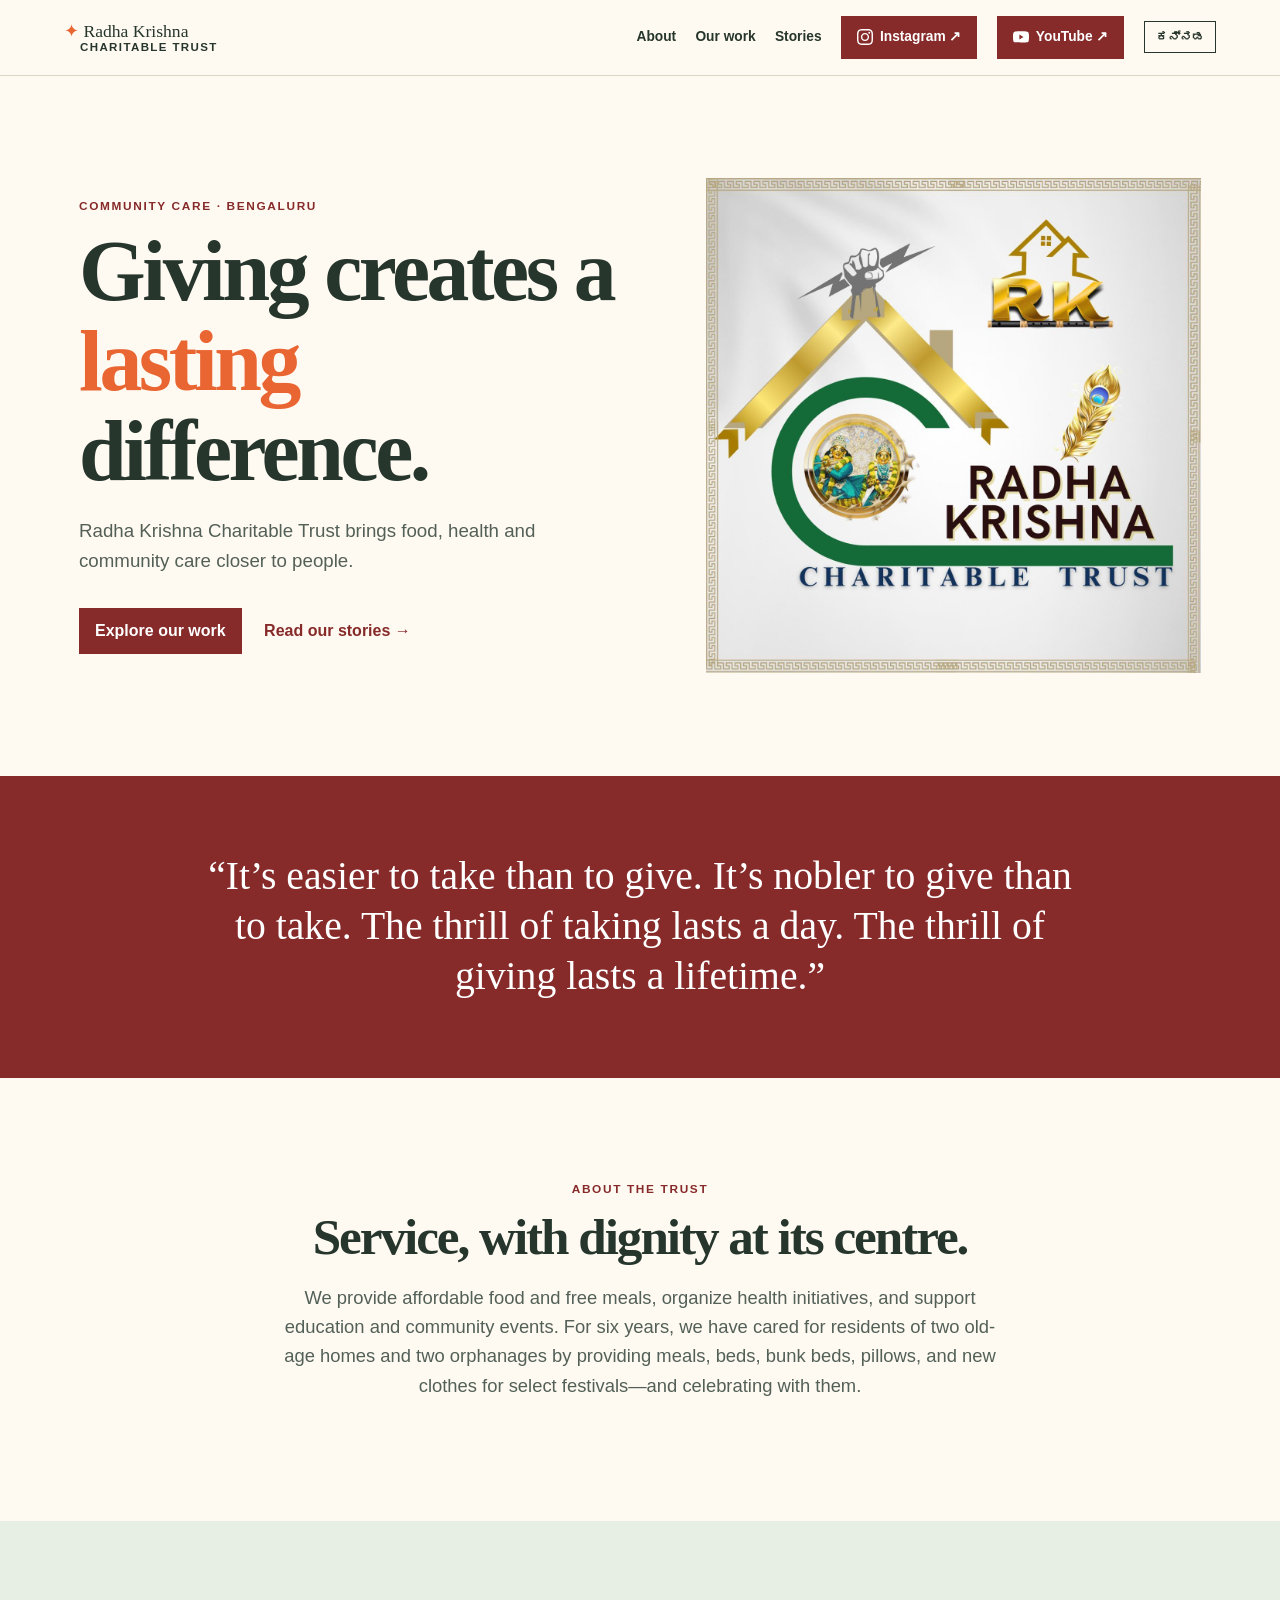
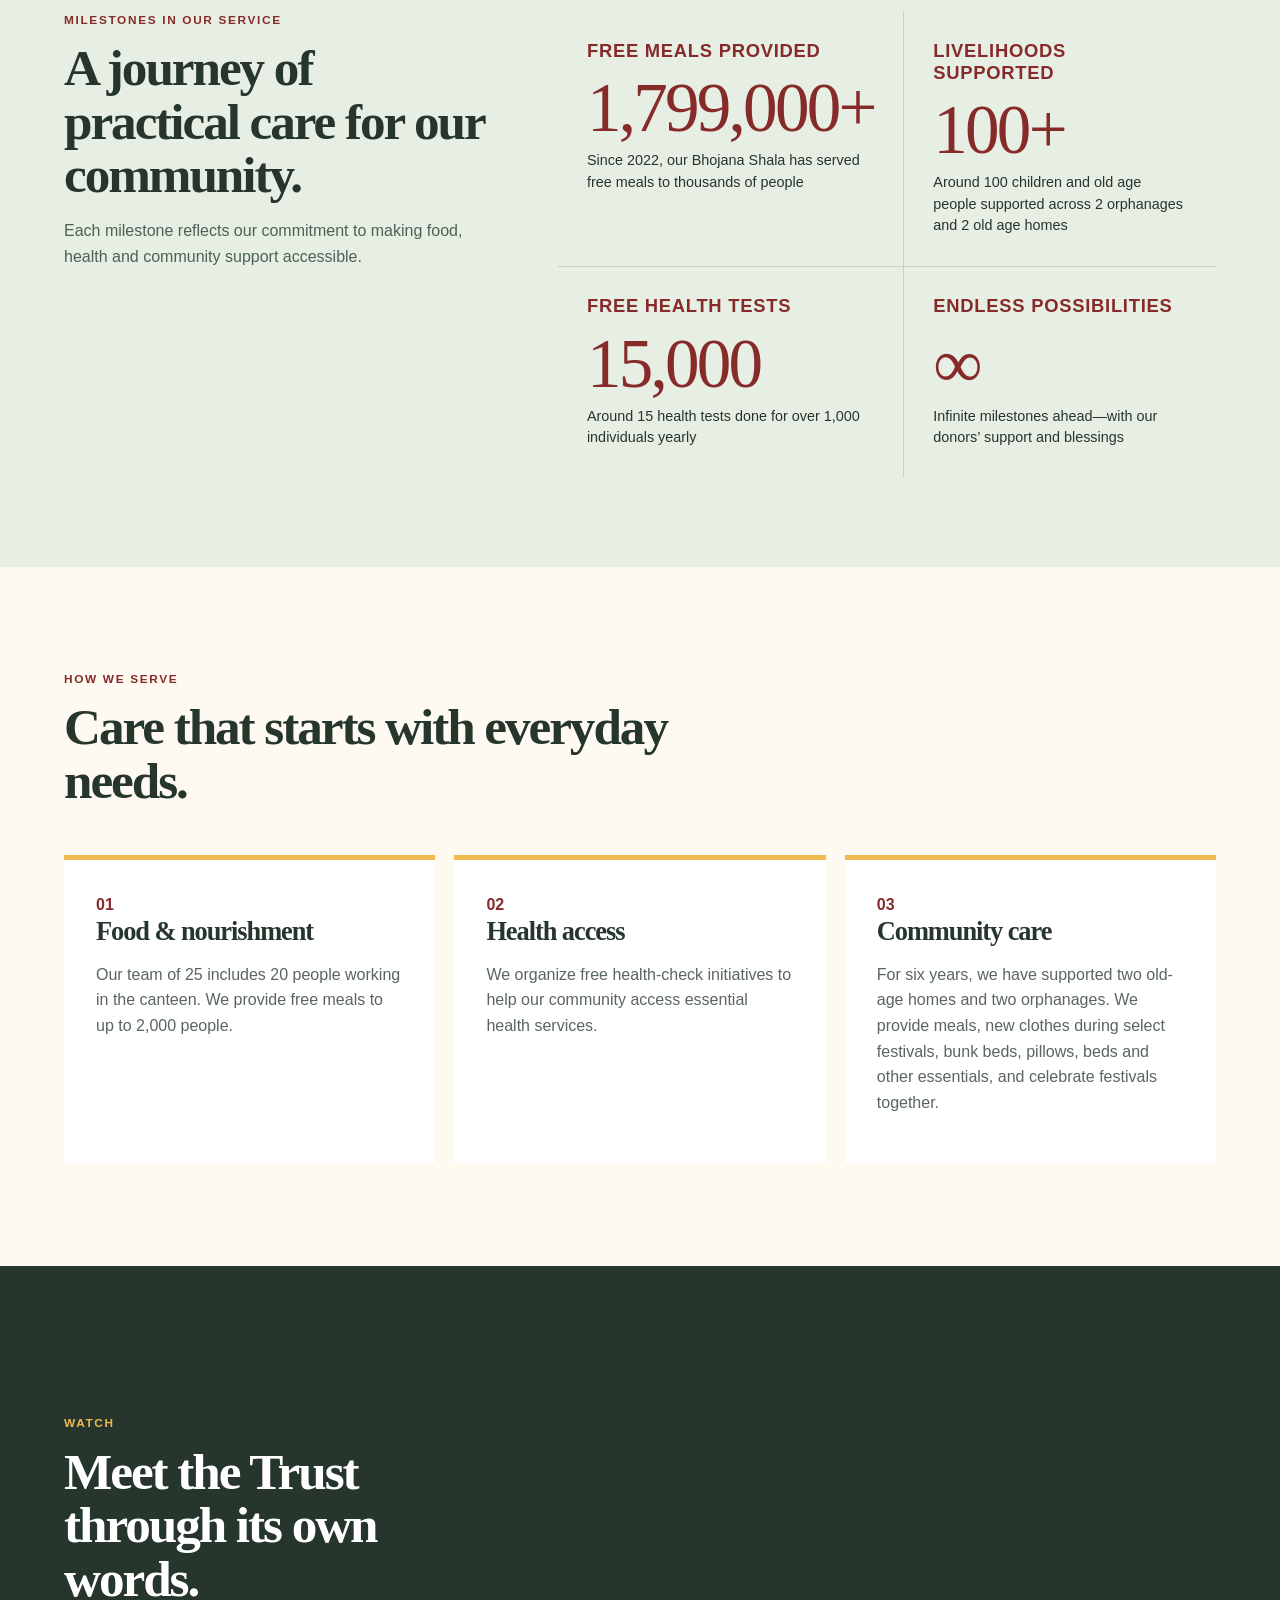
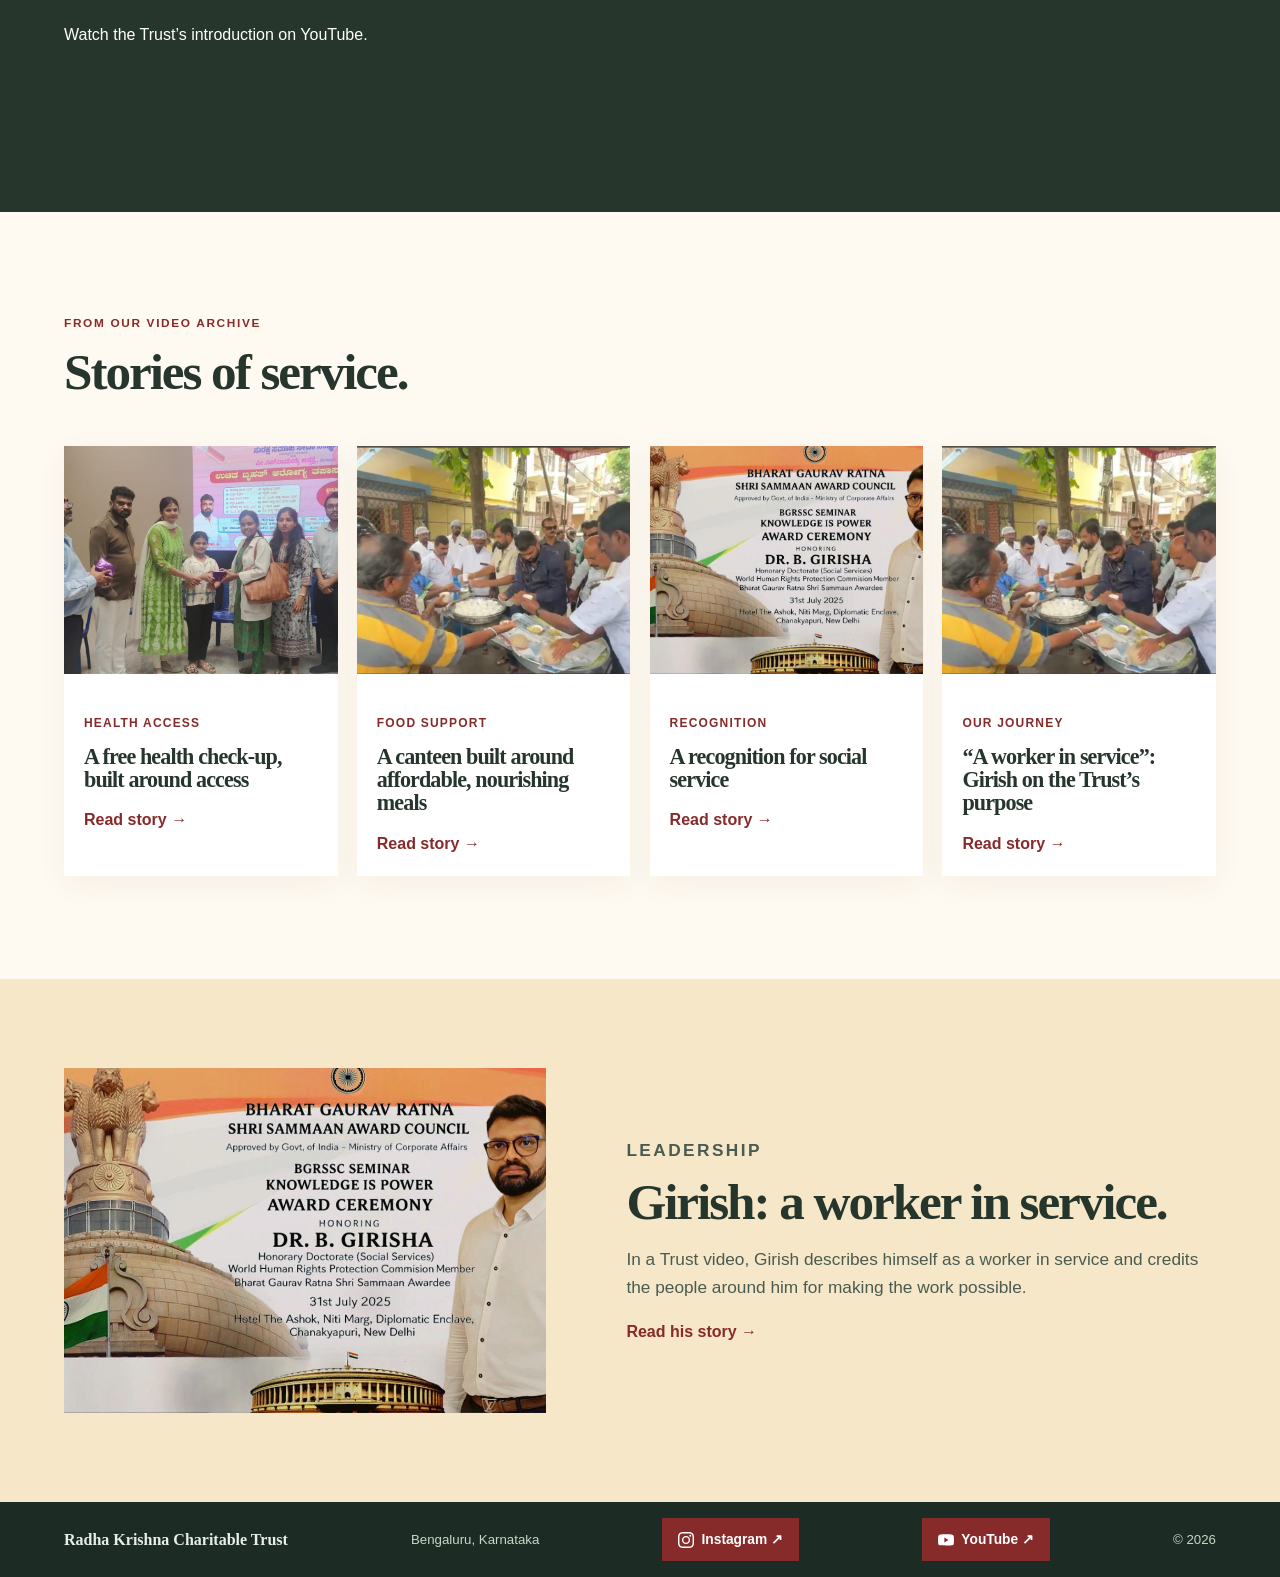
<file: index.html>
<!doctype html>
<html lang="en">

<head>
    <meta charset="utf-8">
    <meta name="viewport" content="width=device-width,initial-scale=1">
    <meta name="description" content="Radha Krishna Charitable Trust — community service in Bengaluru.">
    <title>Radha Krishna Charitable Trust</title>
    <link rel="preconnect" href="https://www.youtube-nocookie.com">
    <link rel="stylesheet" href="assets/styles.css">
    <link rel="stylesheet" href="assets/social.css">
</head>

<body>
    <div id="app"></div>
    <script src="assets/site.js"></script>
    <script src="assets/meal-counter.js"></script>
</body>

</html>
</file>
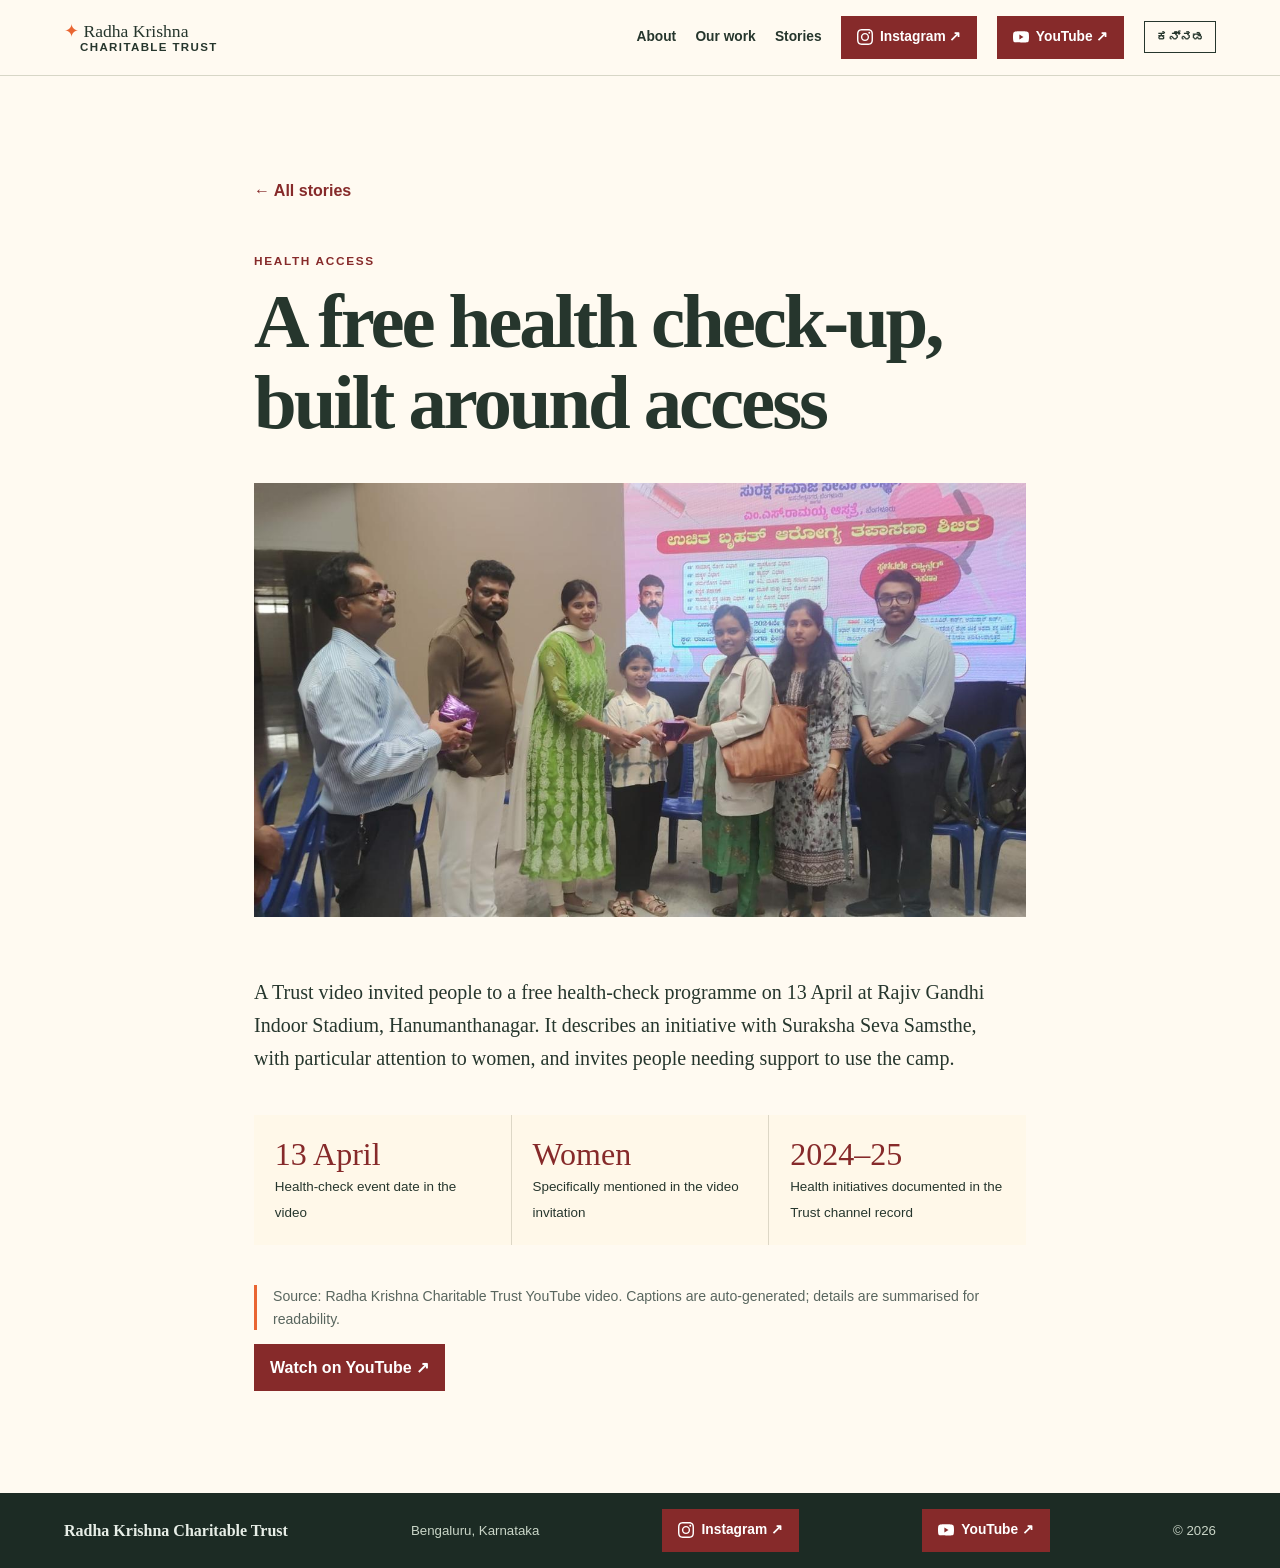
<file: story.html>
<!doctype html>
<html lang="en">

<head>
    <meta charset="utf-8">
    <meta name="viewport" content="width=device-width,initial-scale=1">
    <meta name="description" content="Stories from Radha Krishna Charitable Trust.">
    <title>Stories | Radha Krishna Charitable Trust</title>
    <link rel="stylesheet" href="assets/styles.css">
    <link rel="stylesheet" href="assets/social.css">
</head>

<body>
    <div id="app"></div>
    <script src="assets/site.js"></script>
</body>

</html>
</file>
<file: assets/styles.css>
:root{--ink:#26362d;--wine:#862a2a;--orange:#e96532;--gold:#f0b84f;--paper:#fffaf1;--sage:#e7eee3;--line:#d7d6c7;--serif:Georgia,'Noto Serif Kannada',serif;--sans:Inter,'Noto Sans Kannada',Arial,sans-serif}*{box-sizing:border-box}html{scroll-behavior:smooth}body{margin:0;color:var(--ink);background:var(--paper);font:16px/1.6 var(--sans)}header,footer{padding:1rem max(5vw,1.5rem);display:flex;align-items:center;justify-content:space-between;gap:1.2rem}.brand{color:var(--ink);text-decoration:none;font:1.1rem/1.05 var(--serif)}.brand span{color:var(--orange);font-family:var(--sans)}.brand b{display:block;font:800 .72rem var(--sans);letter-spacing:.12em;text-transform:uppercase;margin-left:1rem}header{position:sticky;top:0;background:rgba(255,250,241,.96);border-bottom:1px solid var(--line);z-index:5}nav{display:flex;align-items:center;gap:1.2rem}nav a{color:var(--ink);text-decoration:none;font-size:.86rem;font-weight:800}.insta,.button{background:var(--wine);color:#fff!important;border:0;border-radius:0;padding:.65rem 1rem}.lang{border:1px solid var(--ink);background:transparent;color:var(--ink);padding:.5rem .7rem;font:700 .78rem var(--sans);cursor:pointer}.hero{max-width:1250px;margin:auto;padding:clamp(3.5rem,8vw,7rem) max(5vw,1.5rem);display:grid;grid-template-columns:1.05fr .95fr;gap:5rem;align-items:center}.hero img{width:100%;min-height:430px;object-fit:cover;clip-path:polygon(10% 0,100% 0,100% 88%,90% 100%,0 100%,0 10%)}.hero .hero-logo{min-height:0;aspect-ratio:1;object-fit:contain;clip-path:none}.eyebrow{margin:0 0 .7rem;color:var(--wine);font-size:.74rem;font-weight:900;letter-spacing:.14em;text-transform:uppercase}h1,h2,h3{font-family:var(--serif);line-height:1.05;letter-spacing:-.04em;margin:0 0 1rem}h1{font-size:clamp(3.2rem,6.7vw,6.4rem)}h1 em{color:var(--orange);font-style:normal}h2{font-size:clamp(2.2rem,4vw,4rem)}h3{font-size:1.65rem}.lead{max-width:37rem;color:#536057;font-size:1.17rem}.actions{display:flex;align-items:center;gap:1.4rem;margin-top:2rem}.button{display:inline-block;text-decoration:none;font-weight:850}.textlink{color:var(--wine);font-weight:850;text-decoration:none}.quote{background:var(--wine);color:#fff;padding:clamp(3rem,6vw,6rem) 15%;text-align:center}.quote p{font:clamp(1.6rem,3.1vw,3rem)/1.25 var(--serif);margin:0}.intro{max-width:850px;text-align:center;margin:auto;padding:clamp(4rem,8vw,7rem) max(5vw,1.5rem)}.intro>p:last-child{font-size:1.15rem;color:#526058}.impact{background:var(--sage);padding:clamp(3rem,7vw,6rem) max(5vw,1.5rem);display:grid;grid-template-columns:.85fr 1.3fr;gap:4rem}.impact>div:first-child p:last-child{color:#4c6255}.stats{display:grid;grid-template-columns:1fr 1fr;gap:1px;background:#c7d2c3}.stats article{background:var(--sage);padding:1.8rem}.stats .stat-label{margin:0 0 .7rem;color:var(--wine);font-size:1.15rem;font-weight:800;letter-spacing:.04em;text-transform:uppercase;line-height:1.2}.stats strong{display:block;color:var(--wine);font:clamp(2.9rem,5.4vw,4.9rem)/1 var(--serif);letter-spacing:-.04em;margin-bottom:.5rem}.stats span{font-size:.9rem;display:block;line-height:1.5}.programmes,.stories{padding:clamp(4rem,8vw,7rem) max(5vw,1.5rem)}.sectionhead{max-width:700px;margin-bottom:3rem}.program-grid{display:grid;grid-template-columns:repeat(3,1fr);gap:1.2rem}.program-grid article{padding:2rem;background:#fff;border-top:5px solid var(--gold)}.program-grid span{color:var(--wine);font-weight:850}.program-grid p{color:#59665f}.feature-video{padding:clamp(3rem,7vw,6rem) max(5vw,1.5rem);display:grid;grid-template-columns:.8fr 1.2fr;gap:4rem;background:#26362d;color:white;align-items:center}.feature-video .eyebrow{color:var(--gold)}.feature-video iframe{aspect-ratio:16/9;width:100%;border:0}.story-grid{display:grid;grid-template-columns:repeat(4,1fr);gap:1.2rem}.card{color:inherit;text-decoration:none;background:#fff;box-shadow:0 8px 28px #331b100d}.card:hover{transform:translateY(-4px)}.card img{width:100%;aspect-ratio:1.2;object-fit:cover}.card div{padding:1.25rem}.card p{color:var(--wine);font-size:.75rem;font-weight:850;text-transform:uppercase;letter-spacing:.1em}.card h3{font-size:1.38rem}.card span{font-weight:850;color:var(--wine)}.leader{background:#f6e7c9;padding:clamp(3rem,7vw,6rem) max(5vw,1.5rem);display:grid;grid-template-columns:.9fr 1.1fr;gap:5rem;align-items:center}.leader img{width:100%;aspect-ratio:1.4;object-fit:cover}.leader p{color:#4a5b51;font-size:1.08rem}.article{max-width:900px;margin:auto;padding:clamp(3.5rem,8vw,7rem) max(5vw,1.5rem)}.back{display:block;margin-bottom:3rem;color:var(--wine);font-weight:850;text-decoration:none}.article h1{font-size:clamp(3rem,6vw,5rem);max-width:850px}.article-img{width:100%;max-height:520px;object-fit:cover;margin:1.5rem 0 2rem}.article-lead{font:1.25rem/1.65 var(--serif);max-width:750px}.fact-list{display:grid;grid-template-columns:repeat(3,1fr);gap:1px;background:#ddd7c6;margin:2.5rem 0}.fact-list div{padding:1.3rem;background:#fff8e9}.fact-list strong{display:block;color:var(--wine);font:2rem var(--serif)}.fact-list span{font-size:.84rem}.source{border-left:3px solid var(--orange);padding-left:1rem;color:#59665f;font-size:.88rem}footer{background:#1c2b24;color:#e7eee7;flex-wrap:wrap}footer b{font-family:var(--serif)}footer a{color:#fff;font-weight:850}footer span{font-size:.83rem;color:#cad6c8}@media(max-width:760px){header{align-items:flex-start}nav{gap:.55rem;justify-content:flex-end;flex-wrap:wrap}nav a:not(.insta){display:none}.hero,.impact,.feature-video,.leader{grid-template-columns:1fr;gap:2.5rem}.hero{padding-top:4rem}.hero img{min-height:300px}.stats,.program-grid,.story-grid,.fact-list{grid-template-columns:1fr 1fr}.feature-video{padding-top:4rem;padding-bottom:4rem}.leader{gap:2rem}.quote{padding-left:8%;padding-right:8%}}@media(max-width:430px){.stats,.story-grid,.fact-list{grid-template-columns:1fr}.hero h1{font-size:3.4rem}.insta{display:none}footer{align-items:flex-start;flex-direction:column}}
</file>
<file: assets/social.css>
.social-link {
  display: inline-flex;
  align-items: center;
  gap: 0.45rem;
  padding: 0.65rem 1rem;
  border: 0;
  border-radius: 0;
  background: var(--wine);
  color: #fff !important;
  font-size: 0.86rem;
  font-weight: 800;
  text-decoration: none;
}

.social-link img {
  width: 1rem;
  height: 1rem;
  flex: none;
  filter: brightness(0) invert(1);
}

.social-link:focus-visible {
  outline: 2px solid var(--orange);
  outline-offset: 3px;
}

@media (max-width: 430px) {
  .insta {
    display: inline-flex;
  }
}
</file>
